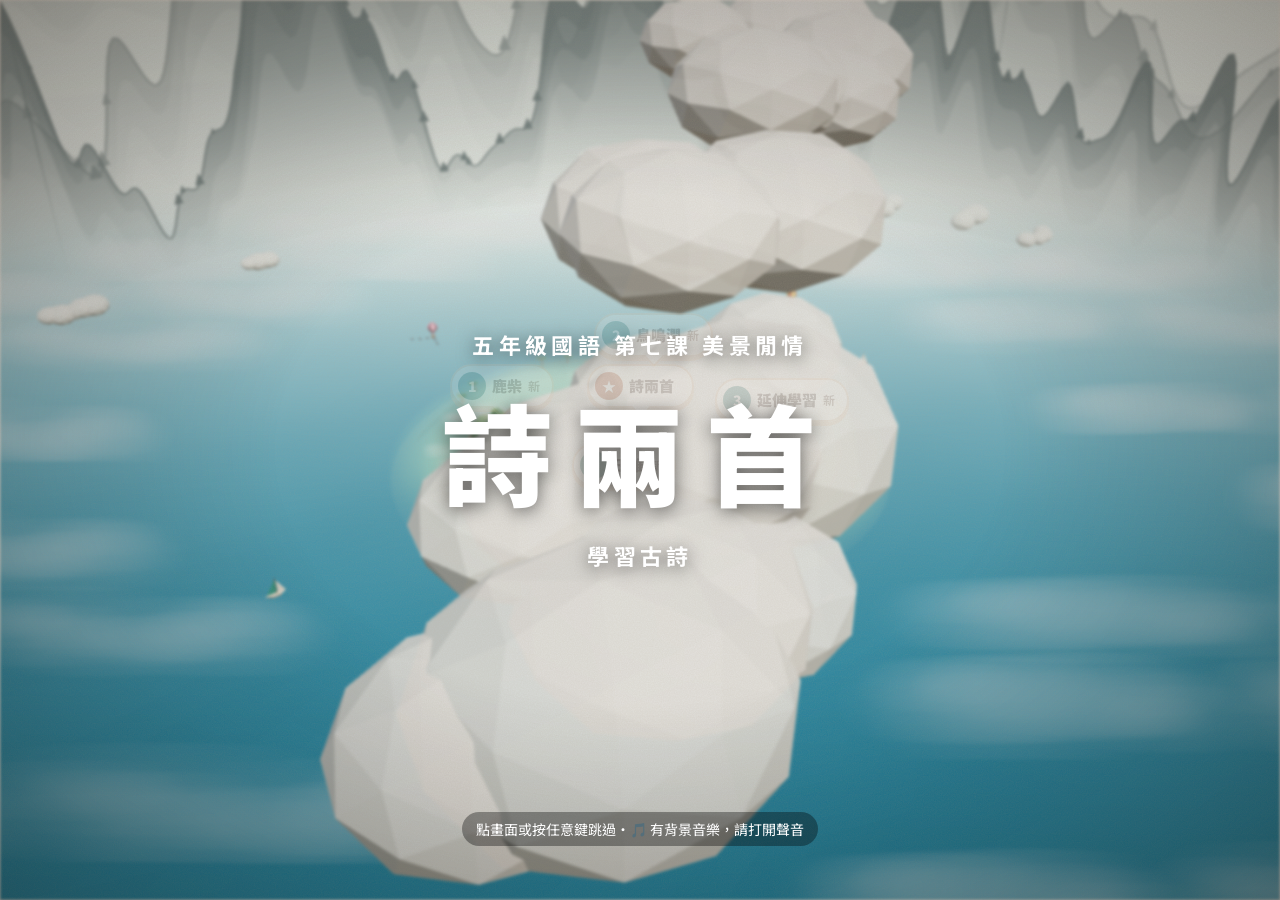
<file: index.html>
<!doctype html>
<html lang="zh-Hant-TW" data-theme="sunset">
<head>
<meta charset="utf-8">
<meta name="viewport" content="width=device-width, initial-scale=1, viewport-fit=cover">
<title>詩兩首｜學習古詩</title>
<meta name="description" content="五年級國語第七課〈美景閒情──詩兩首〉3D 學習群島：讀〈鹿柴〉〈鳥鳴澗〉、做學習單與隨堂挑戰。">
<meta name="theme-color" content="#c45a2c">
<link rel="preconnect" href="https://fonts.googleapis.com">
<link rel="preconnect" href="https://fonts.gstatic.com" crossorigin>
<link rel="stylesheet" href="https://fonts.googleapis.com/css2?family=Noto+Sans+TC:wght@400;500;700;900&display=swap">
<link rel="stylesheet" href="https://fonts.googleapis.com/css2?family=Noto+Serif+TC:wght@600;900&display=swap&text=%E4%B8%8A%E4%B8%8D%E4%B8%AD%E4%BA%BA%E4%BC%B8%E4%BD%86%E4%BF%AE%E5%85%A5%E5%85%A9%E5%87%BA%E5%8A%9F%E5%94%90%E5%A4%9C%E5%AD%97%E5%AD%B8%E5%B1%B1%E5%B7%9D%E5%BB%B6%E5%BE%A9%E6%83%85%E6%98%A5%E6%99%82%E6%99%AF%E6%9C%88%E6%9C%89%E6%9C%9D%E6%9E%97%E6%9F%B4%E6%A1%82%E6%B7%B1%E6%BE%97%E7%85%A7%E7%8E%8B%E7%95%AB%E7%A9%BA%E7%B6%AD%E7%B7%B4%E7%BE%8E%E7%BF%92%E8%81%9E%E8%8A%B1%E8%8B%94%E8%90%BD%E8%A6%8B%E8%A9%9E%E8%A9%A9%E8%AA%9E%E8%BC%9E%E8%BE%AD%E8%BF%94%E9%96%92%E9%9D%92%E9%9D%9C%E9%9F%BF%E9%A6%96%E9%A9%9A%E9%B3%A5%E9%B3%B4%E9%B9%BF">
<link rel="stylesheet" href="styles.css">
<script>
  // 先套用上次選的底色，避免閃爍
  try {
    var s = JSON.parse(localStorage.getItem('shi2.settings') || '{}');
    if (s.theme) document.documentElement.setAttribute('data-theme', s.theme);
  } catch (e) {}
</script>
<script type="importmap">
{ "imports": { "three": "./js/vendor/three.module.min.js", "three/addons/": "./js/vendor/addons/" } }
</script>
</head>
<body>
<a class="skip" href="#list-open" id="skip-link">跳到文字清單</a>

<svg width="0" height="0" style="position:absolute" aria-hidden="true">
  <defs>
    <pattern id="weave" width="8" height="8" patternUnits="userSpaceOnUse">
      <rect width="8" height="8" fill="#b8282e"/>
      <path d="M4 0 L8 4 L4 8 L0 4Z" fill="#f7efe4"/>
      <path d="M4 2 L6 4 L4 6 L2 4Z" fill="#1f1a17"/>
    </pattern>
    <symbol id="mascot" viewBox="0 0 64 72">
      <ellipse cx="32" cy="69" rx="16" ry="3" fill="#000" opacity=".15"/>
      <path d="M17 42 Q32 34 47 42 L52 66 Q32 71 12 66Z" fill="#f7efe4" stroke="#7a3b20" stroke-width="1.4"/>
      <path d="M14 56 Q32 61 50 56 L51.5 63 Q32 68 12.5 63Z" fill="url(#weave)"/>
      <rect x="20" y="44" width="24" height="6" rx="2" fill="url(#weave)"/>
      <circle cx="32" cy="25" r="17" fill="#2b1d16"/>
      <circle cx="32" cy="27" r="14" fill="#f6d2b4"/>
      <path d="M18 22 Q24 12 32 14 Q40 12 46 22 Q40 18 32 20 Q24 18 18 22Z" fill="#2b1d16"/>
      <rect x="15" y="17" width="34" height="5" rx="2.5" fill="url(#weave)" stroke="#7a3b20" stroke-width=".8"/>
      <circle cx="26.5" cy="28" r="2.2" fill="#2b1d16"/><circle cx="37.5" cy="28" r="2.2" fill="#2b1d16"/>
      <circle cx="27.2" cy="27.3" r=".7" fill="#fff"/><circle cx="38.2" cy="27.3" r=".7" fill="#fff"/>
      <ellipse cx="23" cy="32.5" rx="2.6" ry="1.5" fill="#f19a8b" opacity=".7"/><ellipse cx="41" cy="32.5" rx="2.6" ry="1.5" fill="#f19a8b" opacity=".7"/>
      <path d="M29 33.5 Q32 36 35 33.5" stroke="#8b3b2a" stroke-width="1.4" fill="none" stroke-linecap="round"/>
    </symbol>
  </defs>
</svg>

<div id="app">
  <canvas id="scene" aria-label="詩兩首 3D 群島（可拖曳旋轉、縮放）" role="img"></canvas>
  <div class="paper" aria-hidden="true"></div>
  <div id="poem" class="inscribe" aria-hidden="true" hidden></div>
  <div id="labels" aria-hidden="false"></div>
  <div id="bubble" class="bubble" role="dialog" aria-live="polite" hidden></div>

  <header class="topbar">
    <div class="brand">
      <svg class="brand-mascot" aria-hidden="true"><use href="#mascot"/></svg>
      <div>
        <h1 id="site-title">詩兩首</h1>
        <p id="site-tagline" class="tagline">學習古詩</p>
      </div>
    </div>
    <nav class="tools" aria-label="工具列">
      <button class="tool hide-sm" id="btn-search" type="button" aria-label="搜尋"><span aria-hidden="true">🔍</span><b>搜尋</b></button>
      <button class="tool" id="list-open" type="button" aria-label="地點清單"><span aria-hidden="true">📋</span><b>清單</b></button>
      <button class="tool" id="btn-home" type="button" aria-label="回到全景"><span aria-hidden="true">🗺️</span><b>全景</b></button>
      <button class="tool" id="btn-view" type="button" aria-label="視角：鳥瞰（按一下改成第一人稱）" aria-pressed="false"><span aria-hidden="true">🎥</span><b>鳥瞰</b></button>
      <button class="tool" id="btn-passport" type="button" aria-label="護照與進度"><span aria-hidden="true">📖</span><b>護照</b></button>
      <button class="tool" id="btn-settings" type="button" aria-label="設定"><span aria-hidden="true">⚙️</span><b>設定</b></button>
      <button class="tool" id="btn-sound" type="button" aria-label="音樂與音效：開" aria-pressed="true"><span aria-hidden="true">🔊</span><b>聲音開</b></button>
      <button class="tool" id="btn-restart" type="button" aria-label="重新玩"><span aria-hidden="true">🔄</span><b>重新玩</b></button>
      <button class="tool" id="btn-help" type="button" aria-label="說明"><span aria-hidden="true">❓</span><b>說明</b></button>
    </nav>
  </header>

  <section id="hud" class="hud" aria-label="冒險者狀態"></section>
  <div id="banner" class="banner" hidden></div>
  <button id="near" class="near" type="button" hidden></button>
  <section id="card" class="card" role="dialog" aria-labelledby="card-title" hidden></section>

  <div class="bottom-left">
    <button id="clock" class="chip clock" type="button" aria-label="切換時段"></button>
    <div class="timebar" role="group" aria-label="晝夜切換">
      <button type="button" data-time="scene" aria-label="跟著課文情境">🎭</button>
      <button type="button" data-time="day" aria-label="白天">☀️</button>
      <button type="button" data-time="dusk" aria-label="黃昏">🌇</button>
      <button type="button" data-time="night" aria-label="夜晚">🌙</button>
      <button type="button" data-time="auto" aria-label="自動流動">⏱</button>
      <button type="button" data-time="realtime" aria-label="跟現在時間同步">🕰️</button>
    </div>
  </div>

  <div class="themebar" role="group" aria-label="底色主題">
    <button type="button" data-theme-set="sunset"><i style="background:#fbefe3"></i>夕陽</button>
    <button type="button" data-theme-set="beach"><i style="background:#f6ead2"></i>沙灘</button>
    <button type="button" data-theme-set="dusk"><i style="background:#2b1e1a"></i>暮色</button>
  </div>

  <aside id="panel" class="panel" aria-labelledby="panel-title" hidden>
    <div class="panel-grip" aria-hidden="true"></div>
    <header class="panel-head">
      <div>
        <p id="panel-kicker" class="kicker"></p>
        <h2 id="panel-title" tabindex="-1"></h2>
      </div>
      <button class="icon-btn" id="panel-close" type="button" aria-label="關閉面板（Esc）">✕</button>
    </header>
    <div id="panel-body" class="panel-body"></div>
  </aside>

  <div id="modal" class="modal" hidden>
    <div class="modal-card" role="dialog" aria-modal="true" aria-labelledby="modal-title">
      <header class="modal-head">
        <h2 id="modal-title" tabindex="-1"></h2>
        <button class="icon-btn" id="modal-close" type="button" aria-label="關閉（Esc）">✕</button>
      </header>
      <div id="modal-body" class="modal-body"></div>
    </div>
  </div>

  <button id="sound-chip" class="sound-chip" type="button" hidden>🎵 點這裡開啟聲音</button>
  <div id="intro" class="intro" hidden>
    <div class="intro-title">
      <p class="intro-sub">五年級國語 第七課 美景閒情</p>
      <h2>詩兩首</h2>
      <p class="intro-tag">學習古詩</p>
    </div>
    <p class="intro-skip">點畫面或按任意鍵跳過・🎵 有背景音樂，請打開聲音</p>
  </div>

  <div id="loading" class="loading" role="status">
    <svg class="loading-mascot" aria-hidden="true"><use href="#mascot"/></svg>
    <p>馨馨正在把小島搬出來……</p>
  </div>

  <div id="confirm" class="modal confirm" hidden><div class="modal-card" role="alertdialog" aria-modal="true" aria-labelledby="confirm-title"><div class="modal-body" id="confirm-body"></div></div></div>
  <div id="toasts" class="toasts" aria-live="polite" aria-atomic="false"></div>
  <div id="levelup" class="levelup" aria-live="assertive" hidden></div>
</div>

<footer class="site-footer" id="site-footer"></footer>
<div id="print-area" aria-hidden="true"></div>

<noscript><div class="noscript">這個網站需要開啟 JavaScript 才能顯示內容。</div></noscript>
<script type="module" src="js/app.js"></script>
</body>
</html>
</file>
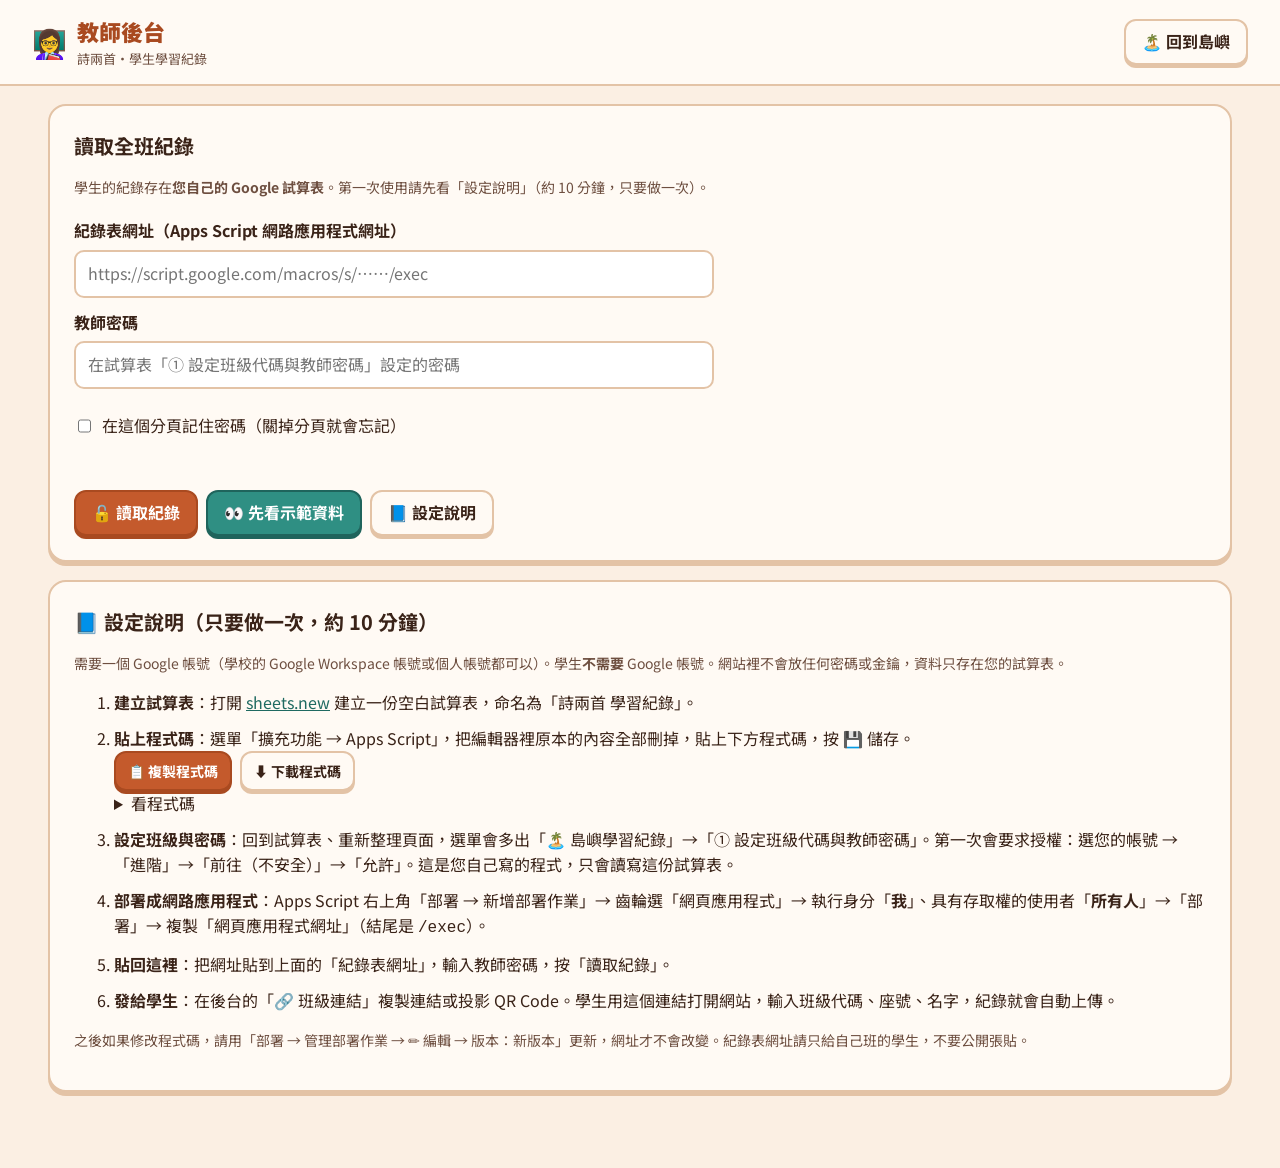
<file: teacher.html>
<!DOCTYPE html>
<html lang="zh-Hant-TW">
<head>
<meta charset="utf-8">
<meta name="viewport" content="width=device-width, initial-scale=1">
<meta name="robots" content="noindex">
<title>教師後台｜詩兩首</title>
<link rel="icon" href="data:image/svg+xml,%3Csvg xmlns='http://www.w3.org/2000/svg' viewBox='0 0 100 100'%3E%3Ctext y='.9em' font-size='90'%3E🏝️%3C/text%3E%3C/svg%3E">
<link rel="preconnect" href="https://fonts.googleapis.com">
<link rel="preconnect" href="https://fonts.gstatic.com" crossorigin>
<link rel="stylesheet" href="https://fonts.googleapis.com/css2?family=Noto+Sans+TC:wght@400;500;700;900&display=swap">
<link rel="stylesheet" href="teacher/teacher.css">
</head>
<body>
<a class="skip" href="#main">跳到主要內容</a>
<header class="t-head">
  <div class="brand"><span aria-hidden="true">👩‍🏫</span><div><h1>教師後台</h1><p id="t-sub">詩兩首・學生學習紀錄</p></div></div>
  <nav><a class="btn ghost" href="./">🏝️ 回到島嶼</a></nav>
</header>

<main id="main">
  <!-- 登入 -->
  <section class="panel" id="login" aria-labelledby="login-h">
    <h2 id="login-h">讀取全班紀錄</h2>
    <p class="note">學生的紀錄存在<strong>您自己的 Google 試算表</strong>。第一次使用請先看「設定說明」（約 10 分鐘，只要做一次）。</p>
    <form id="login-form" class="form-grid">
      <label for="ep">紀錄表網址（Apps Script 網路應用程式網址）</label>
      <input id="ep" type="url" inputmode="url" autocomplete="off" spellcheck="false" placeholder="https://script.google.com/macros/s/……/exec">
      <label for="pw">教師密碼</label>
      <input id="pw" type="password" autocomplete="current-password" placeholder="在試算表「① 設定班級代碼與教師密碼」設定的密碼">
      <label class="chk"><input type="checkbox" id="remember"> 在這個分頁記住密碼（關掉分頁就會忘記）</label>
      <p class="err" id="login-err" role="alert"></p>
      <div class="row">
        <button class="btn" type="submit" id="login-go">🔓 讀取紀錄</button>
        <button class="btn alt" type="button" id="demo">👀 先看示範資料</button>
        <button class="btn ghost" type="button" data-goto="setup">📘 設定說明</button>
      </div>
    </form>
  </section>

  <!-- 後台 -->
  <section id="dash" hidden>
    <div class="toolbar">
      <div class="row">
        <label for="cls-pick" class="inline">班級</label>
        <select id="cls-pick"></select>
        <label for="cls-size" class="inline">全班人數</label>
        <input id="cls-size" type="number" min="1" max="99" inputmode="numeric" style="width:5.5em">
        <button class="btn sm" type="button" id="reload">🔄 重新整理</button>
        <button class="btn sm ghost" type="button" id="export">⬇️ 匯出 CSV</button>
        <button class="btn sm ghost" type="button" id="logout">登出</button>
      </div>
      <p class="note" id="loaded-at" aria-live="polite"></p>
    </div>
    <p class="demo-flag" id="demo-flag" hidden>⚠️ 這是<strong>示範資料（示意）</strong>，不是真的學生紀錄。</p>
    <div class="tabs" role="tablist" aria-label="後台頁面">
      <button role="tab" aria-selected="true" data-tab="overview">📊 全班總覽</button>
      <button role="tab" aria-selected="false" data-tab="items">🧩 題目分析</button>
      <button role="tab" aria-selected="false" data-tab="student">🧑‍🎓 個別學生</button>
      <button role="tab" aria-selected="false" data-tab="ws">📝 學習單</button>
      <button role="tab" aria-selected="false" data-tab="link">🔗 班級連結</button>
    </div>
    <div id="view" class="panel" role="tabpanel"></div>
  </section>

  <!-- 設定說明 -->
  <section class="panel" id="setup" aria-labelledby="setup-h">
    <h2 id="setup-h">📘 設定說明（只要做一次，約 10 分鐘）</h2>
    <p class="note">需要一個 Google 帳號（學校的 Google Workspace 帳號或個人帳號都可以）。學生<strong>不需要</strong> Google 帳號。網站裡不會放任何密碼或金鑰，資料只存在您的試算表。</p>
    <ol class="steps">
      <li><strong>建立試算表</strong>：打開 <a href="https://sheets.new" target="_blank" rel="noopener">sheets.new</a> 建立一份空白試算表，命名為「詩兩首 學習紀錄」。</li>
      <li><strong>貼上程式碼</strong>：選單「擴充功能 → Apps Script」，把編輯器裡原本的內容全部刪掉，貼上下方程式碼，按 💾 儲存。
        <div class="row"><button class="btn sm" type="button" id="copy-code">📋 複製程式碼</button><a class="btn sm ghost" href="teacher/apps-script.gs" download="詩兩首-學習紀錄.gs">⬇️ 下載程式碼</a></div>
        <details><summary>看程式碼</summary><pre id="code-view" class="code">載入中…</pre></details></li>
      <li><strong>設定班級與密碼</strong>：回到試算表、重新整理頁面，選單會多出「🏝️ 島嶼學習紀錄」→「① 設定班級代碼與教師密碼」。第一次會要求授權：選您的帳號 →「進階」→「前往（不安全）」→「允許」。這是您自己寫的程式，只會讀寫這份試算表。</li>
      <li><strong>部署成網路應用程式</strong>：Apps Script 右上角「部署 → 新增部署作業」→ 齒輪選「網頁應用程式」→ 執行身分「<strong>我</strong>」、具有存取權的使用者「<strong>所有人</strong>」→「部署」→ 複製「網頁應用程式網址」（結尾是 <code>/exec</code>）。</li>
      <li><strong>貼回這裡</strong>：把網址貼到上面的「紀錄表網址」，輸入教師密碼，按「讀取紀錄」。</li>
      <li><strong>發給學生</strong>：在後台的「🔗 班級連結」複製連結或投影 QR Code。學生用這個連結打開網站，輸入班級代碼、座號、名字，紀錄就會自動上傳。</li>
    </ol>
    <p class="note">之後如果修改程式碼，請用「部署 → 管理部署作業 → ✏️ 編輯 → 版本：新版本」更新，網址才不會改變。紀錄表網址請只給自己班的學生，不要公開張貼。</p>
  </section>
</main>
<div id="toasts" class="toasts" aria-live="polite"></div>
<script src="js/vendor/qrcode.js"></script>
<script type="module" src="teacher/teacher.js"></script>
</body>
</html>
</file>
<file: styles.css>
/* 詩兩首｜積木玩具感 */
:root {
  --primary: #c45a2c;
  --primary-ink: #ffffff;
  --primary-dark: #8f3c19;
  --accent: #2f8f83;
  --accent-dark: #1f645c;
  --primary-strong: #a94a20; /* 文字與按鈕用，對比 ≥ 4.5 */
  --accent-ink: #1f6a61;
  --on-accent: #ffffff;
  --font: "Noto Sans TC", "Microsoft JhengHei", "PingFang TC", "Noto Sans CJK TC", sans-serif;
  --radius: 14px;
  --shadow: 0 10px 30px rgba(60, 30, 10, .18);
  --block: 0 4px 0;
  --safe-b: env(safe-area-inset-bottom, 0px);
}
html[data-theme="sunset"] {
  --bg: #fbefe3; --surface: #fffaf4; --surface-2: #f6e2cf; --ink: #3a2318; --muted: #6e4f40; --line: #e3c3a6;
  --glass: rgba(255, 250, 244, .92); --label-bg: rgba(255, 250, 244, .95);
}
html[data-theme="beach"] {
  --bg: #f6ead2; --surface: #fffbf1; --surface-2: #efdcb6; --ink: #33291a; --muted: #66563c; --line: #dcc79c;
  --glass: rgba(255, 251, 241, .92); --label-bg: rgba(255, 251, 241, .95);
}
html[data-theme="dusk"] {
  --bg: #2b1e1a; --surface: #3a2a24; --surface-2: #4a362e; --ink: #fbefe3; --muted: #e2c9b6; --line: #6b5146;
  --glass: rgba(43, 30, 26, .92); --label-bg: rgba(58, 42, 36, .95);
  --primary: #e0774a; --primary-ink: #2b1e1a; --primary-dark: #a54f28; --accent: #5cc2b4; --accent-dark: #2f8f83;
  --primary-strong: #e0774a; --accent-ink: #5cc2b4; --on-accent: #1b1310;
}

* { box-sizing: border-box; }
[hidden] { display: none !important; }
html, body { margin: 0; height: 100%; }
body {
  font-family: var(--font); color: var(--ink); background: var(--bg);
  overflow: hidden; -webkit-font-smoothing: antialiased; line-height: 1.6;
  overscroll-behavior: none;
}
button, input, textarea, select { font: inherit; color: inherit; }
button { cursor: pointer; }
:focus-visible { outline: 3px solid var(--accent); outline-offset: 2px; }
[tabindex="-1"]:focus { outline: none; }
.skip { position: absolute; left: -999px; top: 8px; z-index: 100; background: var(--primary); color: var(--primary-ink); padding: 8px 14px; border-radius: 10px; }
.skip:focus { left: 8px; }
.sr-only { position: absolute; width: 1px; height: 1px; overflow: hidden; clip: rect(0 0 0 0); white-space: nowrap; }

#app { position: fixed; inset: 0; overflow: hidden; }
#scene { position: absolute; inset: 0; width: 100%; height: 100%; display: block; touch-action: none; background: var(--bg); }
body.no-webgl #scene { display: none; }

/* ---------- 頂部工具列 ---------- */
.topbar {
  position: absolute; top: 0; left: 0; right: 0; z-index: 20;
  display: flex; align-items: center; justify-content: space-between; gap: 12px;
  padding: 10px 14px; pointer-events: none;
}
.topbar > * { pointer-events: auto; }
.brand {
  display: flex; align-items: center; gap: 10px; background: var(--glass); border: 2px solid var(--line);
  border-radius: 18px; padding: 6px 14px 6px 8px; box-shadow: var(--block) var(--line);
}
.brand-mascot { width: 40px; height: 46px; }
.brand h1 { margin: 0; font-size: 22px; font-weight: 900; letter-spacing: .08em; line-height: 1.1; color: var(--primary-strong); }
.tagline { margin: 0; font-size: 13px; color: var(--muted); }
.tools { display: flex; gap: 8px; flex-wrap: wrap; justify-content: flex-end; }
.tool {
  min-width: 44px; min-height: 44px; display: inline-flex; flex-direction: column; align-items: center; justify-content: center;
  padding: 4px 10px; border-radius: 12px; border: 2px solid var(--line); background: var(--surface);
  box-shadow: var(--block) var(--line); transition: transform .12s, box-shadow .12s;
}
.tool span { font-size: 18px; line-height: 1; }
.tool b { font-size: 12px; font-weight: 700; }
.tool:hover { transform: translateY(-1px); }
.tool:active { transform: translateY(3px); box-shadow: 0 1px 0 var(--line); }
.tool[aria-pressed="true"] { border-color: var(--accent); box-shadow: var(--block) var(--accent-dark); }

/* ---------- HUD ---------- */
.hud {
  position: absolute; left: 14px; top: 86px; z-index: 18; max-width: 330px;
  background: var(--glass); border: 2px solid var(--line); border-radius: 16px; box-shadow: var(--block) var(--line);
  padding: 8px 10px; display: flex; gap: 10px; align-items: center;
}
.hud:empty { display: none; }
.hud .avatar { width: 40px; height: 40px; border-radius: 12px; display: grid; place-items: center; font-size: 22px; flex: none; border: 2px solid var(--line); }
.hud .meta { flex: 1; min-width: 0; }
.hud .name { font-weight: 900; font-size: 15px; white-space: nowrap; overflow: hidden; text-overflow: ellipsis; }
.hud .lv { color: var(--primary-strong); }
.expbar { height: 8px; border-radius: 6px; background: var(--surface-2); overflow: hidden; margin: 3px 0 2px; }
.expbar i { display: block; height: 100%; background: linear-gradient(90deg, var(--accent), var(--primary)); border-radius: 6px; transition: width .5s; }
.hud small { color: var(--muted); font-size: 12px; }
.hud .mini { min-width: 44px; min-height: 44px; border-radius: 12px; border: 2px solid var(--line); background: var(--surface); font-size: 20px; position: relative; box-shadow: 0 3px 0 var(--line); }
.hud .mini em { position: absolute; right: -6px; top: -6px; font-style: normal; font-size: 11px; background: var(--primary-strong); color: var(--primary-ink); border-radius: 10px; padding: 0 5px; font-weight: 700; }
.hud .mini.bump { animation: bump .5s; }
@keyframes bump { 30% { transform: scale(1.3) rotate(-8deg); } 60% { transform: scale(.95); } }
.hud .browse-btn { border: 2px solid var(--accent); border-radius: 12px; background: var(--surface); padding: 6px 10px; min-height: 44px; font-weight: 700; }

/* ---------- 左下：時鐘與時段 ---------- */
.bottom-left { position: absolute; left: 14px; bottom: calc(14px + var(--safe-b)); z-index: 18; display: flex; flex-direction: column; gap: 6px; align-items: flex-start; }
.chip { background: var(--glass); border: 2px solid var(--line); border-radius: 14px; padding: 6px 12px; box-shadow: var(--block) var(--line); min-height: 44px; text-align: left; }
.clock { line-height: 1.25; font-size: 14px; }
.clock strong { font-size: 16px; }
.clock small { display: block; color: var(--muted); font-size: 12px; }
.timebar { display: flex; gap: 4px; background: var(--glass); border: 2px solid var(--line); border-radius: 14px; padding: 4px; }
.timebar button { width: 44px; height: 44px; border-radius: 10px; border: 2px solid transparent; background: transparent; font-size: 20px; }
.timebar button[aria-pressed="true"] { border-color: var(--primary); background: var(--surface); }

.themebar { position: absolute; right: 14px; bottom: calc(14px + var(--safe-b)); z-index: 18; display: flex; gap: 6px; background: var(--glass); border: 2px solid var(--line); border-radius: 14px; padding: 4px; }
.themebar button, .theme-choices button { display: inline-flex; align-items: center; gap: 6px; min-height: 44px; padding: 4px 10px; border-radius: 10px; border: 2px solid transparent; background: transparent; font-weight: 700; font-size: 14px; }
.themebar i, .theme-choices i { width: 20px; height: 20px; border-radius: 6px; border: 2px solid var(--line); display: inline-block; }
.themebar button[aria-pressed="true"], .theme-choices button[aria-pressed="true"] { border-color: var(--primary); background: var(--surface); }

.site-footer { position: fixed; left: 50%; transform: translateX(-50%); bottom: calc(6px + var(--safe-b)); z-index: 5; font-size: 12px; color: var(--muted); background: var(--glass); padding: 2px 10px; border-radius: 10px; max-width: 46vw; white-space: nowrap; overflow: hidden; text-overflow: ellipsis; }

/* ---------- 島名標籤 ---------- */
#labels { position: absolute; inset: 0; pointer-events: none; z-index: 10; overflow: hidden; }
.island-label {
  position: absolute; left: 0; top: 0; pointer-events: auto; transform: translate(-50%, -100%);
  display: flex; align-items: center; gap: 6px; padding: 5px 12px 5px 6px; min-height: 44px;
  background: var(--label-bg); border: 2px solid var(--line); border-radius: 22px;
  box-shadow: var(--block) var(--line); font-weight: 900; font-size: 15px; white-space: nowrap;
  transition: opacity .25s; will-change: transform;
}
.island-label .num { width: 28px; height: 28px; border-radius: 50%; display: grid; place-items: center; background: var(--accent-ink); color: var(--on-accent); font-size: 14px; }
.island-label.center .num { background: var(--primary-strong); color: var(--primary-ink); }
.island-label .state { font-size: 12px; font-weight: 700; color: var(--muted); }
.island-label .state.done { color: var(--accent-ink); }
.island-label::after { content: ""; position: absolute; left: 50%; bottom: -9px; width: 12px; height: 12px; background: var(--label-bg); border-right: 2px solid var(--line); border-bottom: 2px solid var(--line); transform: translateX(-50%) rotate(45deg); }
.island-label.hidden { opacity: 0; pointer-events: none; }
body.bubble-open .island-label, body.cinema .island-label { opacity: .15; pointer-events: none; }
body.cinema .topbar, body.cinema .hud, body.cinema .bottom-left, body.cinema .themebar, body.cinema .site-footer { opacity: 0; pointer-events: none; }
.topbar, .hud, .bottom-left, .themebar, .site-footer { transition: opacity .5s; }
.shell-pick { position: absolute; transform: translate(-50%, -50%); pointer-events: auto; width: 44px; height: 44px; border-radius: 50%; border: 2px dashed rgba(255,255,255,.9); background: rgba(255, 255, 255, .25); font-size: 20px; display: grid; place-items: center; }
.shell-pick.hidden { display: none; }

/* ---------- 對話泡泡 ---------- */
.bubble {
  position: absolute; z-index: 25; left: 0; top: 0; width: min(300px, 86vw); transform: translate(-50%, -100%);
  background: var(--surface); border: 2px solid var(--line); border-radius: 16px; box-shadow: var(--shadow), var(--block) var(--line);
  padding: 10px 12px 12px;
}
.bubble::after { content: ""; position: absolute; left: 50%; bottom: -10px; width: 16px; height: 16px; background: var(--surface); border-right: 2px solid var(--line); border-bottom: 2px solid var(--line); transform: translateX(-50%) rotate(45deg); }
.bubble.pinned { left: 50% !important; top: auto !important; bottom: calc(132px + var(--safe-b)); transform: translateX(-50%); }
.bubble.pinned::after { display: none; }
.bubble h3 { margin: 0; font-size: 16px; }
.bubble .who { font-size: 12px; color: var(--muted); margin: 0 0 4px; }
.bubble p.say { margin: 6px 0 8px; font-size: 15px; }
.bubble .row { display: flex; gap: 6px; flex-wrap: wrap; }
.bubble .trade { background: var(--surface-2); border-radius: 10px; padding: 6px 8px; margin-bottom: 8px; font-size: 14px; }
.badge { display: inline-block; font-size: 11px; font-weight: 700; padding: 0 6px; border-radius: 8px; border: 1px solid currentColor; color: var(--muted); vertical-align: middle; margin-left: 4px; }
.badge.sample { color: #9a5b00; background: #fff3cf; border-color: #e3b45a; }
html[data-theme="dusk"] .badge.sample { color: #ffd98a; background: #4f3a17; }

/* ---------- 按鈕 ---------- */
.btn {
  min-height: 44px; padding: 8px 16px; border-radius: 12px; border: 2px solid var(--primary-dark);
  background: var(--primary-strong); color: var(--primary-ink); font-weight: 700; box-shadow: var(--block) var(--primary-dark);
  transition: transform .12s, box-shadow .12s; display: inline-flex; align-items: center; justify-content: center; gap: 6px; text-decoration: none;
}
.btn:active { transform: translateY(3px); box-shadow: 0 1px 0 var(--primary-dark); }
.btn.alt { background: var(--accent-ink); border-color: var(--accent-dark); box-shadow: var(--block) var(--accent-dark); color: var(--on-accent); }
.btn.ghost { background: var(--surface); color: var(--ink); border-color: var(--line); box-shadow: var(--block) var(--line); }
.btn[disabled], .btn[aria-disabled="true"] { opacity: .5; cursor: not-allowed; transform: none; }
.btn.sm { min-height: 44px; padding: 4px 10px; font-size: 14px; }
.icon-btn { width: 44px; height: 44px; border-radius: 12px; border: 2px solid var(--line); background: var(--surface); font-size: 18px; flex: none; box-shadow: 0 3px 0 var(--line); }

/* ---------- 內容面板 ---------- */
.panel {
  position: absolute; z-index: 30; top: 82px; right: 10px; bottom: 10px; width: min(460px, max(42vw, 360px));
  background: var(--surface); border: 2px solid var(--line); border-radius: 22px; box-shadow: var(--shadow);
  display: flex; flex-direction: column; overflow: hidden; animation: slidein .35s ease;
}
@keyframes slidein { from { transform: translateX(30px); opacity: 0; } }
.panel-grip { display: none; }
.panel-head { display: flex; align-items: flex-start; justify-content: space-between; gap: 10px; padding: 14px 16px 8px; border-bottom: 2px dashed var(--line); }
.panel-head h2 { margin: 0; font-size: 26px; font-weight: 900; color: var(--primary-strong); }
.kicker { margin: 0; font-size: 13px; font-weight: 700; color: var(--accent-ink); }
html[data-theme="dusk"] .kicker { color: var(--accent); }
.panel-body { overflow-y: auto; padding: 12px 16px 24px; flex: 1; -webkit-overflow-scrolling: touch; overscroll-behavior: contain; }
.intro-line { font-size: 16px; margin: 0 0 10px; }
.npc-box { display: flex; gap: 10px; background: var(--surface-2); border-radius: 16px; padding: 10px; margin-bottom: 12px; border: 2px solid var(--line); }
.npc-face { width: 52px; height: 58px; flex: none; border-radius: 14px; display: grid; place-items: center; background: var(--surface); font-size: 30px; border: 2px solid var(--line); }
.npc-face svg { width: 46px; height: 52px; }
.npc-box h3 { margin: 0; font-size: 16px; }
.npc-box .say { margin: 4px 0 8px; min-height: 3em; }
.npc-actions { display: flex; flex-wrap: wrap; gap: 6px; }
.tabs { display: flex; gap: 6px; margin: 4px 0 12px; border-bottom: 2px solid var(--line); flex-wrap: wrap; }
.tab { min-height: 44px; padding: 6px 14px; border: 2px solid var(--line); border-bottom: none; border-radius: 12px 12px 0 0; background: var(--surface-2); font-weight: 700; margin-bottom: -2px; }
.tab[aria-selected="true"] { background: var(--surface); color: var(--primary-strong); border-color: var(--primary); }
.sec { margin: 0 0 16px; }
.sec h3 { font-size: 17px; margin: 0 0 6px; padding-left: 10px; border-left: 6px solid var(--accent); }
.sec p { margin: 4px 0; }
.points { padding-left: 1.2em; margin: 6px 0; }
.points li { margin-bottom: 4px; }
.goal { background: var(--surface-2); border-radius: 12px; padding: 8px 12px; border: 2px dashed var(--accent); }
.poem { font-size: 22px; letter-spacing: .12em; line-height: 1.9; background: var(--surface-2); border-radius: 14px; padding: 10px 16px; text-align: center; font-weight: 700; border: 2px solid var(--line); }
.gloss { display: grid; grid-template-columns: auto 1fr; gap: 4px 10px; margin: 0; }
.gloss dt { font-weight: 900; color: var(--primary-strong); }
.gloss dd { margin: 0; }
table.tbl { width: 100%; border-collapse: collapse; font-size: 15px; }
.tbl th, .tbl td { border: 1px solid var(--line); padding: 5px 7px; text-align: left; vertical-align: top; }
.tbl th { background: var(--surface-2); }
.tbl-wrap { overflow-x: auto; }
.ws-item { margin-bottom: 12px; }
.ws-item label { font-weight: 700; display: block; margin-bottom: 4px; }
::placeholder { color: var(--muted); opacity: .85; }
textarea { width: 100%; min-height: 84px; border-radius: 12px; border: 2px solid var(--line); background: var(--bg); padding: 8px 10px; resize: vertical; }
input[type="text"], input[type="search"], input[type="number"] { width: 100%; min-height: 44px; border-radius: 12px; border: 2px solid var(--line); background: var(--bg); padding: 6px 12px; }
.row { display: flex; gap: 8px; flex-wrap: wrap; align-items: center; }
.note { font-size: 13px; color: var(--muted); }
.tag-self { font-size: 12px; font-weight: 700; color: var(--accent-ink); background: color-mix(in srgb, var(--accent) 15%, transparent); padding: 1px 8px; border-radius: 8px; }

/* 題目 */
.quiz-q { font-size: 17px; font-weight: 700; margin: 6px 0 10px; }
.opts { display: grid; gap: 8px; }
.opt { text-align: left; min-height: 48px; padding: 8px 12px; border-radius: 12px; border: 2px solid var(--line); background: var(--surface); box-shadow: 0 3px 0 var(--line); display: flex; gap: 8px; align-items: center; }
.opt .k { width: 26px; height: 26px; border-radius: 50%; background: var(--surface-2); display: grid; place-items: center; font-weight: 700; flex: none; }
.opt[aria-checked="true"] { border-color: var(--primary); }
.opt.correct { border-color: #2e8b57; background: color-mix(in srgb, #2e8b57 14%, var(--surface)); }
.opt.wrong { border-color: #c0392b; background: color-mix(in srgb, #c0392b 12%, var(--surface)); }
.opt[disabled] { cursor: default; }
.feedback { margin-top: 10px; padding: 10px 12px; border-radius: 12px; background: var(--surface-2); border: 2px solid var(--line); }
.feedback.ok { border-color: #2e8b57; }
.feedback.no { border-color: #c0392b; }
.progress-dots { display: flex; gap: 6px; margin-bottom: 6px; }
.progress-dots i { width: 22px; height: 8px; border-radius: 4px; background: var(--surface-2); border: 1px solid var(--line); }
.progress-dots i.on { background: var(--accent); }
.review-q { border: 2px solid var(--line); border-radius: 14px; padding: 10px 12px; margin-bottom: 10px; }
.review-q.missing { border-color: #e0a800; }
.review-q fieldset { border: none; padding: 0; margin: 0; }
.review-q legend { font-weight: 700; margin-bottom: 6px; }
.review-q label { display: flex; gap: 8px; align-items: center; min-height: 44px; padding: 4px 6px; border-radius: 10px; cursor: pointer; }
.review-q label:hover { background: var(--surface-2); }
.review-q input { width: 20px; height: 20px; accent-color: var(--primary); }
.result-box { border-radius: 14px; padding: 12px; background: var(--surface-2); border: 2px solid var(--accent); margin-bottom: 12px; }

/* 進度與護照 */
.prog-list { list-style: none; padding: 0; margin: 0; display: grid; gap: 8px; }
.prog-list li { border: 2px solid var(--line); border-radius: 12px; padding: 8px 10px; display: flex; justify-content: space-between; gap: 8px; flex-wrap: wrap; }
.stamps { display: grid; grid-template-columns: repeat(4, 1fr); gap: 10px; }
.stamp { aspect-ratio: 1; border-radius: 50%; display: grid; place-items: center; text-align: center; border: 3px dashed var(--line); font-weight: 900; font-size: 13px; padding: 6px; color: var(--muted); filter: grayscale(1); opacity: .55; }
.stamp.got { border: 3px solid var(--primary); color: var(--primary-strong); filter: none; opacity: 1; transform: rotate(-8deg); background: color-mix(in srgb, var(--primary) 10%, var(--surface)); }
.stamp .em { font-size: 26px; display: block; }

/* ---------- 對話框 ---------- */
.modal { position: absolute; inset: 0; z-index: 40; display: grid; place-items: center; background: rgba(30, 15, 8, .35); padding: 16px; }
.modal-card { width: min(640px, 100%); max-height: min(86vh, 900px); background: var(--surface); border: 2px solid var(--line); border-radius: 22px; box-shadow: var(--shadow); display: flex; flex-direction: column; overflow: hidden; animation: pop .25s ease; }
@keyframes pop { from { transform: scale(.94); opacity: 0; } }
.modal-head { display: flex; justify-content: space-between; align-items: center; padding: 12px 16px; border-bottom: 2px dashed var(--line); }
.modal-head h2 { margin: 0; font-size: 22px; color: var(--primary-strong); }
.modal-body { overflow-y: auto; padding: 14px 16px 20px; overscroll-behavior: contain; }
.list-island { border: 2px solid var(--line); border-radius: 16px; padding: 10px 12px; margin-bottom: 10px; }
.list-island h3 { margin: 0 0 4px; font-size: 18px; }
.list-island details summary { cursor: pointer; font-weight: 700; min-height: 44px; display: flex; align-items: center; }
.style-picks { display: grid; grid-template-columns: repeat(3, 1fr); gap: 10px; }
.style-pick { border: 3px solid var(--line); border-radius: 16px; background: var(--surface); padding: 8px; min-height: 120px; display: flex; flex-direction: column; align-items: center; gap: 4px; font-weight: 700; }
.style-pick[aria-checked="true"] { border-color: var(--primary); box-shadow: var(--block) var(--primary-dark); }
.style-pick svg { width: 64px; height: 76px; }
.err { color: #b3261e; font-weight: 700; }
html[data-theme="dusk"] .err { color: #ff9c8f; }
.bag-grid { display: grid; grid-template-columns: repeat(auto-fill, minmax(96px, 1fr)); gap: 8px; }
.bag-item { border: 2px solid var(--line); border-radius: 14px; padding: 8px; text-align: center; }
.bag-item .em { font-size: 30px; display: block; }
.search-hit { display: block; width: 100%; text-align: left; border: 2px solid var(--line); border-radius: 12px; padding: 8px 10px; margin-bottom: 8px; background: var(--surface); min-height: 44px; }
.search-hit mark { background: #ffe08a; color: #3a2318; border-radius: 3px; }
.code-box { font-family: ui-monospace, Menlo, Consolas, monospace; font-size: 13px; word-break: break-all; }
.settings-grid { display: grid; gap: 14px; }
.settings-grid fieldset { border: 2px solid var(--line); border-radius: 14px; padding: 8px 12px 12px; margin: 0; }
.settings-grid legend { font-weight: 900; padding: 0 6px; }
.seg { display: flex; flex-wrap: wrap; gap: 6px; }
.seg button { min-height: 44px; padding: 4px 12px; border-radius: 10px; border: 2px solid var(--line); background: var(--surface); font-weight: 700; }
.seg button[aria-pressed="true"] { border-color: var(--primary); background: color-mix(in srgb, var(--primary) 12%, var(--surface)); }
.cert-preview { width: 100%; border-radius: 12px; border: 2px solid var(--line); }

/* ---------- 開場、載入、提示 ---------- */
.intro { position: absolute; inset: 0; z-index: 35; display: flex; flex-direction: column; align-items: center; justify-content: center; cursor: pointer; background: radial-gradient(ellipse at center, transparent 40%, rgba(20, 10, 5, .35)); }
.intro-title { text-align: center; color: #fff; text-shadow: 0 3px 18px rgba(0, 0, 0, .55); animation: titlein 1.6s ease .4s both; }
.intro-title h2 { font-size: clamp(54px, 11vw, 110px); margin: 0; letter-spacing: .2em; font-weight: 900; }
.intro-sub, .intro-tag { margin: 0; font-size: clamp(16px, 3vw, 22px); font-weight: 700; letter-spacing: .2em; }
.intro-skip { position: absolute; bottom: 40px; color: #fff; background: rgba(0, 0, 0, .35); padding: 6px 14px; border-radius: 20px; font-size: 14px; }
@keyframes titlein { from { opacity: 0; transform: translateY(14px); filter: blur(6px); } }
.loading { position: absolute; inset: 0; z-index: 50; display: grid; place-content: center; text-align: center; background: var(--bg); transition: opacity .5s; }
.loading.done { opacity: 0; pointer-events: none; }
.loading-mascot { width: 90px; height: 100px; margin: 0 auto; animation: hop 1s infinite; }
@keyframes hop { 50% { transform: translateY(-10px); } }
.toasts { position: absolute; z-index: 45; top: 86px; left: 50%; transform: translateX(-50%); display: grid; gap: 6px; pointer-events: none; width: min(420px, 92vw); }
.toast { background: var(--surface); border: 2px solid var(--accent); border-radius: 14px; padding: 8px 14px; box-shadow: var(--shadow); font-weight: 700; text-align: center; animation: toastin .3s ease; }
@keyframes toastin { from { transform: translateY(-10px); opacity: 0; } }
.levelup { position: absolute; z-index: 46; left: 50%; top: 40%; transform: translate(-50%, -50%); background: var(--surface); border: 3px solid var(--primary); border-radius: 22px; padding: 18px 26px; text-align: center; box-shadow: var(--shadow); }
.levelup strong { font-size: 30px; color: var(--primary-strong); display: block; }
.levelup.anim { animation: lvl 2.4s ease both; }
@keyframes lvl { 0% { transform: translate(-50%, -50%) scale(.5); opacity: 0; } 15% { transform: translate(-50%, -50%) scale(1.08); opacity: 1; } 25% { transform: translate(-50%, -50%) scale(1); } 85% { opacity: 1; } 100% { opacity: 0; } }
.noscript { padding: 20px; }
#print-area { display: none; }

/* ---------- 場景互動：探索點、島橫幅、關卡卡片 ---------- */
.spot { position: absolute; left: 0; top: 0; width: 46px; height: 46px; border-radius: 50%; pointer-events: auto; display: grid; place-items: center; font-size: 22px;
  background: radial-gradient(circle, rgba(255,240,180,.95) 0, rgba(255,214,120,.9) 55%, rgba(255,200,90,.6) 100%); border: 3px solid #fff; box-shadow: 0 0 0 4px rgba(255,214,120,.45), 0 4px 10px rgba(0,0,0,.25); }
.spot::after { content: ""; position: absolute; inset: -8px; border-radius: 50%; border: 3px solid rgba(255,224,138,.9); animation: ping 1.8s ease-out infinite; }
@keyframes ping { from { transform: scale(.7); opacity: 1; } to { transform: scale(1.5); opacity: 0; } }
.spot.done { background: #e8f5ec; border-color: #2e8b57; box-shadow: 0 3px 8px rgba(0,0,0,.2); width: 38px; height: 38px; font-size: 17px; }
.spot.done::after { display: none; }
.spot.hidden { display: none; }
body.cinema .spot, body.card-open .spot { opacity: .25; pointer-events: none; }
.banner { position: absolute; z-index: 19; bottom: calc(42px + var(--safe-b)); left: 50%; transform: translateX(-50%); display: flex; align-items: center; gap: 8px; background: var(--glass); border: 2px solid var(--line); border-radius: 18px; padding: 6px 8px 6px 14px; box-shadow: var(--block) var(--line); max-width: min(620px, calc(100vw - 720px)); }
.banner .t { font-weight: 900; color: var(--primary-strong); white-space: nowrap; }
.banner .m { font-size: 13px; color: var(--muted); white-space: nowrap; overflow: hidden; text-overflow: ellipsis; }
.banner .btn { white-space: nowrap; }
.near { position: absolute; z-index: 21; left: 50%; bottom: calc(104px + var(--safe-b)); transform: translateX(-50%); min-height: 48px; padding: 6px 18px; border-radius: 24px; border: 3px solid #fff; background: #f3c64b; color: #3a2318; font-weight: 900; box-shadow: var(--shadow); animation: bob 1.4s ease-in-out infinite; }
@keyframes bob { 50% { transform: translate(-50%, -4px); } }
.card { position: absolute; z-index: 28; left: 14px; top: 160px; bottom: calc(130px + var(--safe-b)); width: min(420px, 40vw); overflow-y: auto; background: var(--surface); border: 3px solid var(--primary); border-radius: 22px; box-shadow: var(--shadow); padding: 14px 16px 18px; animation: pop .3s ease; overscroll-behavior: contain; }
.card-head { display: flex; gap: 10px; align-items: flex-start; }
.card-icon { font-size: 34px; width: 52px; height: 52px; border-radius: 16px; background: var(--surface-2); display: grid; place-items: center; flex: none; border: 2px solid var(--line); }
.card h2 { margin: 0; font-size: 22px; color: var(--primary-strong); }
.card .where { margin: 0; font-size: 13px; color: var(--accent-ink); font-weight: 700; }
.card .line { font-size: 22px; font-weight: 900; letter-spacing: .1em; text-align: center; background: var(--surface-2); border-radius: 14px; padding: 8px 10px; margin: 10px 0; border: 2px dashed var(--line); }
.card .txt { margin: 8px 0 10px; }
.order-picked { display: grid; gap: 6px; margin: 8px 0; min-height: 44px; padding: 8px; border: 2px dashed var(--line); border-radius: 12px; background: var(--bg); }
.order-picked span { font-weight: 900; font-size: 18px; letter-spacing: .08em; }
.order-pool { display: grid; grid-template-columns: 1fr 1fr; gap: 8px; }
.order-pool .opt { justify-content: center; font-size: 18px; font-weight: 900; letter-spacing: .06em; }
.shake { animation: shake .4s; }
@keyframes shake { 20%, 60% { transform: translateX(-6px); } 40%, 80% { transform: translateX(6px); } }
.done-flag { color: #2e8b57; font-weight: 900; }
.disc-list { list-style: none; padding: 0; margin: 0; display: grid; gap: 8px; }
.disc-list li { display: flex; gap: 10px; align-items: center; border: 2px solid var(--line); border-radius: 14px; padding: 8px 10px; }
.disc-list .ic { font-size: 26px; }
.disc-list .grow { flex: 1; min-width: 0; }
.confirm { z-index: 60; }
.confirm .modal-card { width: min(460px, 100%); }
.confirm .row { margin-top: 10px; }
.vol { width: 100%; accent-color: var(--primary); min-height: 44px; }

/* ---------- 文字版（沒有 WebGL） ---------- */
body.no-webgl .bottom-left .timebar, body.no-webgl .themebar { display: none; }
.fallback-note { background: var(--surface-2); border: 2px dashed var(--primary); border-radius: 14px; padding: 8px 12px; margin-bottom: 12px; }

/* ---------- RWD ---------- */
@media (max-width: 1100px) {
  .tool b { display: none; }
  .tool { padding: 4px; }
  .themebar { bottom: calc(70px + var(--safe-b)); }
  .site-footer { display: none; }
}
@media (max-width: 760px) {
  .topbar { padding: 8px; gap: 6px; align-items: flex-start; }
  .brand { padding: 4px 10px 4px 4px; }
  .brand-mascot { width: 30px; height: 36px; }
  .brand h1 { font-size: 18px; }
  .tagline { font-size: 11px; }
  .tools { gap: 4px; max-width: calc(100vw - 150px); }
  .tool { min-width: 44px; width: 44px; height: 44px; }
  .hide-sm { display: none; }
  .hud { top: auto; bottom: calc(66px + var(--safe-b)); left: 8px; right: 8px; max-width: none; padding: 6px 8px; }
  .bottom-left { left: 8px; bottom: calc(8px + var(--safe-b)); flex-direction: row; align-items: center; }
  .timebar { display: none; }
  .clock { font-size: 13px; padding: 4px 10px; }
  .themebar { display: none; }
  .panel { top: auto; left: 0; right: 0; bottom: 0; width: 100%; height: 80vh; height: 80dvh; border-radius: 22px 22px 0 0; border-bottom: none; animation: sheetin .35s ease; padding-bottom: var(--safe-b); }
  @keyframes sheetin { from { transform: translateY(40px); opacity: 0; } }
  .panel-grip { display: block; width: 48px; height: 5px; border-radius: 3px; background: var(--line); margin: 8px auto 0; }
  .panel-head { padding-top: 6px; }
  .panel-head h2 { font-size: 22px; }
  .modal { padding: 0; align-items: end; }
  .modal-card { width: 100%; max-height: 88vh; max-height: 88dvh; border-radius: 22px 22px 0 0; padding-bottom: var(--safe-b); }
  .poem { font-size: 19px; letter-spacing: .06em; }
  .island-label { font-size: 13px; padding: 3px 10px 3px 4px; min-height: 40px; }
  .island-label .num { width: 24px; height: 24px; font-size: 12px; }
  .island-label .state { display: none; }
  .toasts { top: 70px; }
  .style-pick svg { width: 50px; height: 60px; }
  .intro-skip { bottom: 100px; }
  .banner { top: auto; bottom: calc(74px + var(--hud-h, 58px) + var(--safe-b)); max-width: calc(100vw - 16px); padding: 4px 6px 4px 10px; }
  .banner .m { display: none; }
  .card { left: 0; right: 0; top: auto; bottom: 0; width: 100%; max-height: 64vh; max-height: 64dvh; border-radius: 22px 22px 0 0; border-bottom: none; padding-bottom: calc(18px + var(--safe-b)); }
  .near { bottom: calc(132px + var(--hud-h, 58px) + var(--safe-b)); max-width: calc(100vw - 24px); }
  .card .line { font-size: 19px; }
}
@media (min-width: 761px) and (max-width: 1100px) {
  .banner { bottom: calc(130px + var(--safe-b)); max-width: calc(100vw - 40px); }
}
@media (prefers-reduced-motion: reduce) {
  *, *::before, *::after { animation-duration: .01ms !important; animation-iteration-count: 1 !important; transition-duration: .01ms !important; }
}
body.reduced *, body.reduced *::before, body.reduced *::after { animation-duration: .01ms !important; animation-iteration-count: 1 !important; transition-duration: .01ms !important; }

/* ---------- 列印證書 ---------- */
@media print {
  body { overflow: visible; background: #fff; }
  #app, .site-footer, .skip { display: none !important; }
  #print-area { display: block !important; }
  #print-area img { width: 100%; height: auto; }
  @page { size: landscape; margin: 10mm; }
}

/* ---------- 第 3 版：詩情畫意 ---------- */
/* 宣紙紋理與暗角，讓 3D 畫面像一幅畫 */
.paper { position: absolute; inset: 0; z-index: 5; pointer-events: none;
  background:
    radial-gradient(ellipse 85% 75% at 50% 48%, transparent 58%, rgba(70, 50, 30, .22) 100%),
    url("data:image/svg+xml,%3Csvg xmlns='http://www.w3.org/2000/svg' width='220' height='220'%3E%3Cfilter id='n'%3E%3CfeTurbulence type='fractalNoise' baseFrequency='.85' numOctaves='3' stitchTiles='stitch'/%3E%3CfeColorMatrix values='0 0 0 0 .45 0 0 0 0 .38 0 0 0 0 .28 0 0 0 .5 0'/%3E%3C/filter%3E%3Crect width='220' height='220' filter='url(%23n)'/%3E%3C/svg%3E");
  opacity: .32; }
body.no-webgl .paper { display: none; }
/* 登島時出現的直書題詩 */
.inscribe { position: absolute; z-index: 11; top: 96px; right: 22px; pointer-events: none;
  display: flex; flex-direction: row-reverse; gap: 6px; align-items: flex-start;
  font-family: 'Noto Serif TC', 'Songti TC', 'PMingLiU', serif; color: #2a2420;
  background: linear-gradient(180deg, rgba(252, 247, 234, .88), rgba(246, 238, 220, .82)); border-radius: 6px; padding: 16px 12px 12px;
  box-shadow: 0 10px 28px rgba(60, 40, 20, .22), inset 0 0 0 1px rgba(120, 90, 60, .18);
  border-top: 5px solid #6b4a32; border-bottom: 5px solid #6b4a32;
  transition: opacity 1.2s ease; }
.inscribe.out { opacity: 0; }
.inscribe .col { writing-mode: vertical-rl; text-orientation: upright; font-size: 26px; font-weight: 600; letter-spacing: .28em; line-height: 1.2;
  clip-path: inset(0 0 100% 0); animation: brush 1.1s ease forwards; }
.inscribe .col.ttl { font-size: 32px; font-weight: 900; }
@keyframes brush { to { clip-path: inset(0 0 0 0); } }
.inscribe .seal { writing-mode: vertical-rl; font-size: 14px; font-weight: 900; color: #fff6ec; background: #b8362a; border-radius: 4px; padding: 5px 3px; letter-spacing: .1em;
  box-shadow: inset 0 0 0 2px #b8362a, inset 0 0 0 3px rgba(255, 240, 225, .7); margin-top: auto; align-self: flex-end; opacity: 0; animation: sealin .5s ease forwards; text-shadow: none; }
@keyframes sealin { from { opacity: 0; transform: scale(1.4); } to { opacity: .92; transform: scale(1); } }
body.reduced .inscribe .col { animation: none; clip-path: none; }
body.reduced .inscribe .seal { animation: none; opacity: .92; }
body.card-open .inscribe, body.panel-open .inscribe, body.cinema .inscribe { opacity: 0; }
/* 聲音提示 */
.sound-chip { position: absolute; z-index: 30; top: 92px; left: 50%; transform: translateX(-50%);
  background: var(--primary); color: var(--on-accent, #fff); border: 3px solid #fff; border-radius: 999px; padding: 10px 18px; font: inherit; font-weight: 900; font-size: 16px;
  box-shadow: 0 4px 0 var(--primary-strong), 0 8px 24px rgba(0, 0, 0, .25); cursor: pointer; min-height: 44px; animation: chip 1.6s ease-in-out infinite; }
@keyframes chip { 50% { transform: translateX(-50%) scale(1.06); } }
body.reduced .sound-chip { animation: none; }
/* 第一人稱：畫面中央小小的準星 */
body.fp-mode #app::after { content: ''; position: absolute; z-index: 9; left: 50%; top: 50%; width: 8px; height: 8px; margin: -4px 0 0 -4px; border-radius: 50%; border: 2px solid rgba(255, 255, 255, .85); box-shadow: 0 0 0 1px rgba(0, 0, 0, .25); pointer-events: none; }
body.fp-mode.card-open #app::after, body.fp-mode.cinema #app::after { display: none; }
#scene.fp { cursor: grab; }
#scene.fp:active { cursor: grabbing; }
@media (max-width: 760px) {
  .inscribe { top: 118px; right: 10px; gap: 3px; padding: 10px 7px 8px; }
  .inscribe .col { font-size: 18px; }
  .inscribe .col.ttl { font-size: 22px; }
  .sound-chip { top: auto; bottom: calc(132px + var(--hud-h, 58px) + var(--safe-b)); font-size: 15px; white-space: nowrap; padding: 8px 14px; }
}

/* ---------- 第 4 版：學生登入與學習紀錄 ---------- */
.login-seg { display: flex; gap: 6px; margin: 4px 0 10px; flex-wrap: wrap; }
.login-seg button { font: inherit; font-weight: 700; min-height: 44px; padding: 6px 14px; border-radius: 12px; border: 2px solid var(--line); background: var(--surface); color: var(--ink); cursor: pointer; }
.login-seg button[aria-selected="true"] { background: var(--accent); border-color: var(--accent-dark); color: var(--on-accent, #fff); }
.grid2 { display: grid; grid-template-columns: 1fr 1fr; gap: 10px; margin-bottom: 4px; }
.grid2 input { width: 100%; }
.hud .seat { font-size: 12px; font-weight: 700; color: var(--accent-ink); background: var(--surface-2); border-radius: 6px; padding: 0 5px; }
.sync-chip { display: inline-flex; align-items: center; gap: 4px; margin-left: 6px; font: inherit; font-size: 12px; font-weight: 700; border-radius: 999px; padding: 2px 8px; min-height: 26px; border: 1px solid var(--line); background: var(--surface); color: var(--ink); cursor: pointer; vertical-align: middle; }
.sync-chip.ok { border-color: var(--accent); color: var(--accent-ink); }
.sync-chip.err { border-color: #b3261e; color: #b3261e; }
.sync-chip.local { color: var(--muted); }
.site-footer .teacher-link { color: inherit; font-weight: 700; white-space: nowrap; }

/* 第一人稱：畫面外的探索點貼在邊緣，箭頭指向它 */
.spot.edge { opacity: .9; }
.spot.edge::before { content: ''; position: absolute; left: 50%; top: 50%; width: 0; height: 0; border-left: 9px solid #f3c64b; border-top: 7px solid transparent; border-bottom: 7px solid transparent;
  transform: rotate(var(--ang, 0rad)) translate(30px, -50%); transform-origin: 0 0; filter: drop-shadow(0 1px 1px rgba(0,0,0,.35)); }

/* 第 5 版：兩首詩比一比（表格比較題） */
.cmp-wrap { overflow-x: auto; margin: 6px 0 10px; }
.cmp { border-collapse: separate; border-spacing: 6px; width: 100%; }
.cmp th { text-align: left; font-size: 15px; white-space: nowrap; }
.cmp thead th { text-align: center; }
.cmp select { width: 100%; min-height: 44px; font: inherit; font-size: 15px; padding: 6px 8px; border-radius: 10px; border: 2px solid var(--line); background: #fff; color: var(--ink); }
.cmp select.good { border-color: #2e8b57; background: #e8f5ec; }
.cmp select.bad { border-color: #b3261e; background: #fdecea; }
@media (max-width: 760px) { .cmp th { font-size: 13px; white-space: normal; } .cmp select { font-size: 14px; } }
</file>
<file: teacher/teacher.css>
/* 教師後台：沿用島嶼網站的色系，但以閱讀資料為主，版面安靜 */
:root {
  --bg: #fbefe3; --surface: #fffaf4; --surface-2: #f6e2cf; --ink: #3a2318; --muted: #6e4f40; --line: #e3c3a6;
  --primary: #c45a2c; --primary-strong: #a94a20; --accent: #2f8f83; --accent-ink: #1f6a61; --accent-dark: #1f645c;
  --bar: #2f8f83; --bar-bg: #ecdccb;
  --good: #2e7d4f; --warn: #a15c00; --bad: #b3261e;
  --font: 'Noto Sans TC', 'PingFang TC', 'Microsoft JhengHei', system-ui, sans-serif;
}
* { box-sizing: border-box; }
[hidden] { display: none !important; }
body { margin: 0; font-family: var(--font); color: var(--ink); background: var(--bg); line-height: 1.6; font-size: 16px; }
:focus-visible { outline: 3px solid var(--accent); outline-offset: 2px; }
.skip { position: absolute; left: -999px; top: 8px; background: var(--surface); padding: 8px 12px; border-radius: 8px; z-index: 9; }
.skip:focus { left: 8px; }
a { color: var(--accent-ink); }
.t-head { display: flex; align-items: center; justify-content: space-between; gap: 12px; padding: 14px clamp(12px, 3vw, 32px); border-bottom: 2px solid var(--line); background: var(--surface); position: sticky; top: 0; z-index: 5; }
.brand { display: flex; align-items: center; gap: 10px; font-size: 28px; }
.brand h1 { margin: 0; font-size: 22px; font-weight: 900; color: var(--primary-strong); }
.brand p { margin: 0; font-size: 13px; color: var(--muted); }
main { max-width: 1240px; margin: 0 auto; padding: 18px clamp(10px, 3vw, 28px) 60px; }
.panel { background: var(--surface); border: 2px solid var(--line); border-radius: 18px; padding: clamp(14px, 2.5vw, 24px); margin-bottom: 18px; box-shadow: 0 4px 0 var(--line); }
h2 { margin: 0 0 8px; font-size: 20px; }
h3 { margin: 18px 0 8px; font-size: 17px; }
.note { color: var(--muted); font-size: 14px; }
.err { color: var(--bad); font-weight: 700; min-height: 1.2em; margin: 4px 0; }
.row { display: flex; flex-wrap: wrap; gap: 8px; align-items: center; }
.btn { font: inherit; font-weight: 700; min-height: 44px; padding: 8px 16px; border-radius: 12px; border: 2px solid var(--primary-strong); background: var(--primary); color: #fff; cursor: pointer; text-decoration: none; display: inline-flex; align-items: center; gap: 6px; box-shadow: 0 3px 0 var(--primary-strong); }
.btn.alt { background: var(--accent); border-color: var(--accent-dark); box-shadow: 0 3px 0 var(--accent-dark); }
.btn.ghost { background: var(--surface); color: var(--ink); border-color: var(--line); box-shadow: 0 3px 0 var(--line); }
.btn.sm { min-height: 40px; padding: 6px 12px; font-size: 14px; }
.btn:disabled { opacity: .6; cursor: wait; }
.form-grid { display: grid; gap: 6px; max-width: 640px; }
.form-grid label { font-weight: 700; margin-top: 6px; }
.form-grid .chk { font-weight: 400; display: flex; gap: 8px; align-items: center; }
input, select, textarea { font: inherit; padding: 9px 12px; border-radius: 10px; border: 2px solid var(--line); background: #fff; color: var(--ink); min-height: 44px; }
label.inline { font-weight: 700; }
.toolbar { display: flex; flex-wrap: wrap; justify-content: space-between; align-items: center; gap: 8px; margin-bottom: 10px; }
.demo-flag { background: #fff4d6; border: 2px dashed #d9a400; border-radius: 12px; padding: 8px 14px; margin: 0 0 10px; }
.tabs { display: flex; flex-wrap: wrap; gap: 6px; margin-bottom: 10px; }
.tabs button { font: inherit; font-weight: 700; min-height: 44px; padding: 6px 14px; border-radius: 12px; border: 2px solid var(--line); background: var(--surface); color: var(--ink); cursor: pointer; }
.tabs button[aria-selected="true"] { background: var(--accent); border-color: var(--accent-dark); color: #fff; }
/* KPI 卡 */
.kpis { display: grid; grid-template-columns: repeat(auto-fit, minmax(170px, 1fr)); gap: 10px; margin-bottom: 16px; }
.kpi { border: 2px solid var(--line); border-radius: 14px; padding: 10px 14px; background: #fff; }
.kpi b { display: block; font-size: 28px; font-weight: 900; line-height: 1.2; color: var(--ink); }
.kpi span { color: var(--muted); font-size: 14px; }
/* 表格 */
.table-wrap { overflow-x: auto; border: 2px solid var(--line); border-radius: 12px; background: #fff; }
table { border-collapse: collapse; width: 100%; font-size: 14px; }
th, td { padding: 8px 10px; border-bottom: 1px solid var(--surface-2); text-align: left; white-space: nowrap; vertical-align: top; }
th { background: var(--surface-2); position: sticky; top: 0; font-weight: 700; }
th button { font: inherit; font-weight: 700; background: none; border: 0; cursor: pointer; color: inherit; padding: 0; }
tbody tr:hover { background: #fdf6ee; }
td.num { text-align: right; font-variant-numeric: tabular-nums; }
tr.absent td { color: var(--muted); }
.wrap { white-space: normal; min-width: 220px; }
/* 小進度條（單一色相，量的大小） */
.meter { display: inline-flex; align-items: center; gap: 8px; min-width: 120px; }
.meter i { position: relative; display: block; width: 80px; height: 8px; background: var(--bar-bg); border-radius: 4px; overflow: hidden; }
.meter i::after { content: ''; position: absolute; inset: 0 auto 0 0; width: var(--w); background: var(--bar); border-radius: 4px; }
/* 狀態（一定搭配圖示與文字） */
.flag { display: inline-flex; align-items: center; gap: 4px; padding: 1px 8px; border-radius: 999px; font-size: 13px; font-weight: 700; border: 1px solid; margin: 1px 2px 1px 0; }
.flag.bad { color: var(--bad); border-color: var(--bad); background: #fdecea; }
.flag.warn { color: var(--warn); border-color: var(--warn); background: #fff4e0; }
.flag.good { color: var(--good); border-color: var(--good); background: #e8f5ec; }
/* 題目分析長條 */
.items { display: grid; gap: 10px; }
.item { display: grid; grid-template-columns: minmax(0, 1fr) 210px; gap: 12px; align-items: center; padding: 10px 12px; border: 2px solid var(--line); border-radius: 12px; background: #fff; }
.item .q { font-weight: 700; }
.item .sub { font-size: 13px; color: var(--muted); }
.hbar { position: relative; height: 22px; background: var(--bar-bg); border-radius: 6px; overflow: hidden; }
.hbar > i { position: absolute; inset: 0 auto 0 0; width: var(--w); background: var(--bar); border-radius: 0 4px 4px 0; }
.hbar > span { position: absolute; right: 8px; top: 0; line-height: 22px; font-size: 13px; font-weight: 700; color: var(--ink); }
.item details { grid-column: 1 / -1; font-size: 14px; }
/* 時間軸 */
.timeline { list-style: none; padding: 0; margin: 0; display: grid; gap: 6px; }
.timeline li { display: grid; grid-template-columns: 120px 1fr; gap: 10px; padding: 8px 10px; border-radius: 10px; background: #fff; border: 1px solid var(--surface-2); }
.timeline time { color: var(--muted); font-size: 13px; }
.ws-card { background: #fff; border: 2px solid var(--line); border-radius: 12px; padding: 10px 14px; margin-bottom: 10px; }
.ws-card pre { white-space: pre-wrap; font: inherit; margin: 6px 0 0; }
.code { max-height: 360px; overflow: auto; background: #2b1e1a; color: #fbefe3; padding: 12px; border-radius: 10px; font-size: 12.5px; white-space: pre; }
.steps li { margin-bottom: 10px; }
.qr-box { display: grid; grid-template-columns: auto 1fr; gap: 18px; align-items: start; }
.qr-box .qr { background: #fff; padding: 10px; border-radius: 12px; border: 2px solid var(--line); }
.qr-box .qr img { display: block; width: 220px; height: 220px; image-rendering: pixelated; }
.linkbox { width: 100%; font-size: 13px; }
.toasts { position: fixed; bottom: 16px; left: 50%; transform: translateX(-50%); display: grid; gap: 6px; z-index: 20; }
.toasts div { background: var(--ink); color: #fff; padding: 10px 16px; border-radius: 12px; box-shadow: 0 6px 20px rgba(0, 0, 0, .2); }
.empty { padding: 24px; text-align: center; color: var(--muted); }
@media (max-width: 760px) {
  .item { grid-template-columns: 1fr; }
  .qr-box { grid-template-columns: 1fr; }
  .timeline li { grid-template-columns: 1fr; gap: 2px; }
  .brand h1 { font-size: 19px; }
}
@media print {
  .t-head nav, .toolbar, .tabs, #login, #setup, .btn { display: none !important; }
  body { background: #fff; }
  .panel { box-shadow: none; border: 0; }
}
</file>
